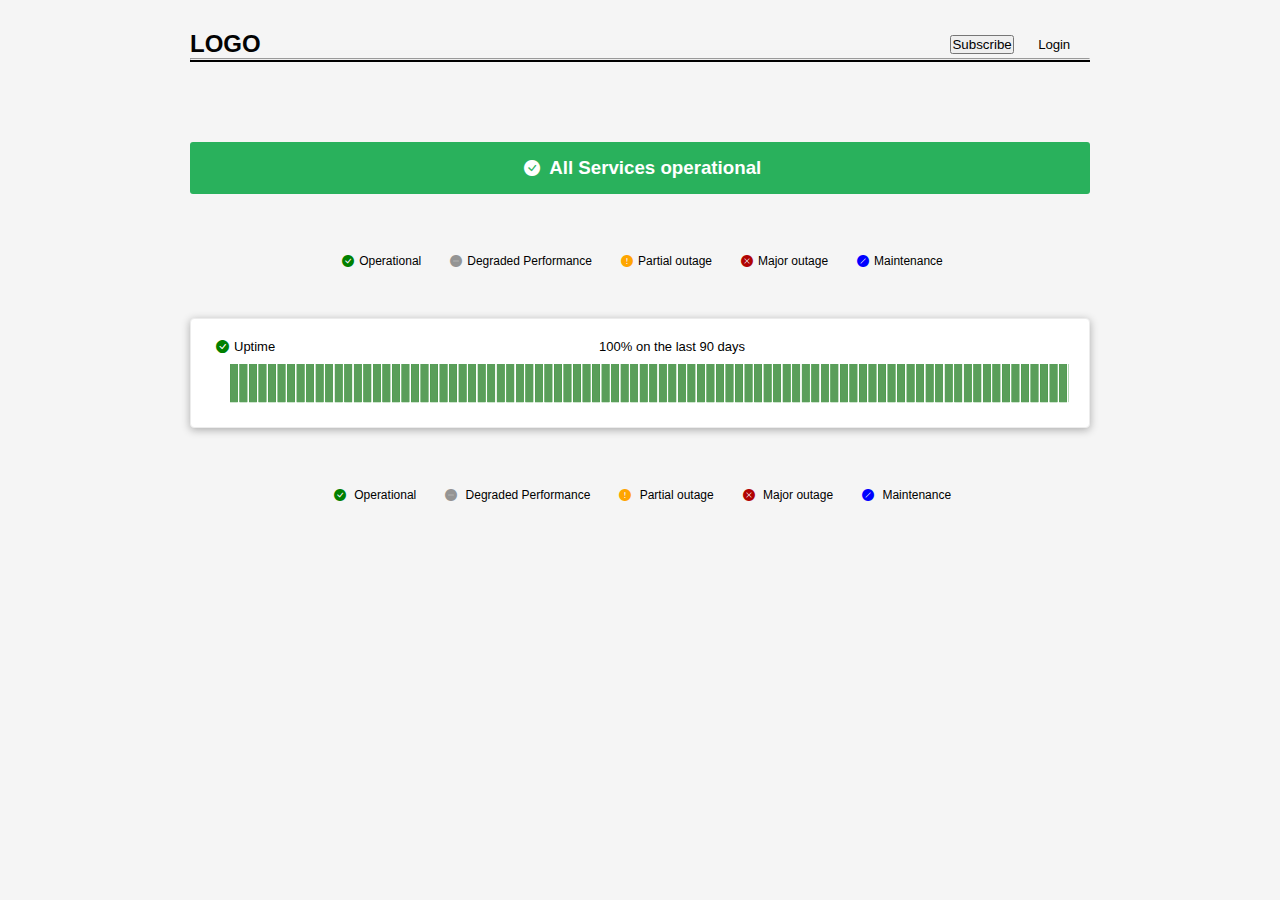
<file: index.html>
<!DOCTYPE html>
<html lang="en">
  <head>
    <meta charset="UTF-8" />
    <meta name="viewport" content="width=device-width, initial-scale=1.0" />
    <title>Status Uptime</title>
    <link rel="stylesheet" href="style.css" />
    <link
      rel="stylesheet"
      href="https://cdn.jsdelivr.net/npm/bootstrap-icons@1.3.0/font/bootstrap-icons.css"
    />
  </head>
  <body>
    <main class="container">
      <header>
        <a href="#" class="logo">
          <h2>LOGO</h2>
        </a>
        <div class="navigation" id="nav">
          <ul class="nav-items">
            <a href="#"><button class="nav-btn">Subscribe</button></a>
            <li><a href="#">Login</a></li>
          </ul>
        </div>
        <div class="nav-menu-btn"></div>
      </header>
      <div class="line"><hr /></div>

      <section class="main_status">
        <div class="status">
          <i class="bi not bi-check-circle-fill"></i>
          <h3>All Services operational</h3>
        </div>
      </section>
      <section class="logo-section">
        <div class="logos">
          <span> <i class="bi bi-check-circle-fill"></i>Operational </span>
          <span
            ><i class="bi bi-dash-circle-fill"></i>Degraded Performance</span
          >
          <span>
            <i class="bi bi-exclamation-circle-fill"></i>Partial outage</span
          >
          <span><i class="bi bi-x-circle-fill"></i>Major outage</span>
          <span> <i class="bi bi-slash-circle-fill"></i>Maintenance</span>
        </div>
      </section>
      <div class="operationalContainer">
        <div class="componentt">
          <div class="component_header">
            <div class="Operational component_name false" id="uptime-component">
              <div title="Uptime" class="Component__Name-sc-g3c5bz-3 kSinQj">
                <i class="bi bi-check-circle-fill"></i>Uptime
              </div>
            </div>
            <div class="history" id="uptime-history">
              100% on the last 90 days
            </div>
            <div id="uptime-data"></div>
          </div>
          <svg
            viewBox="0 0 900 42"
            preserveAspectRatio="none"
            class="BarChart__StyledSvg-sc-b8cfwu-0 iWILgR"
            id="uptime-svg"
          ></svg>
        </div>
      </div>

      <section class="logo-section">
        <div class="logos">
          <span> <i class="bi bi-check-circle-fill"></i> Operational </span>
          <span
            ><i class="bi bi-dash-circle-fill"></i> Degraded Performance</span
          >
          <span>
            <i class="bi bi-exclamation-circle-fill"></i> Partial outage</span
          >
          <span><i class="bi bi-x-circle-fill"></i> Major outage</span>
          <span> <i class="bi bi-slash-circle-fill"></i> Maintenance</span>
        </div>
      </section>
    </main>

    <script src="script.js"></script>
  </body>
</html>
</file>
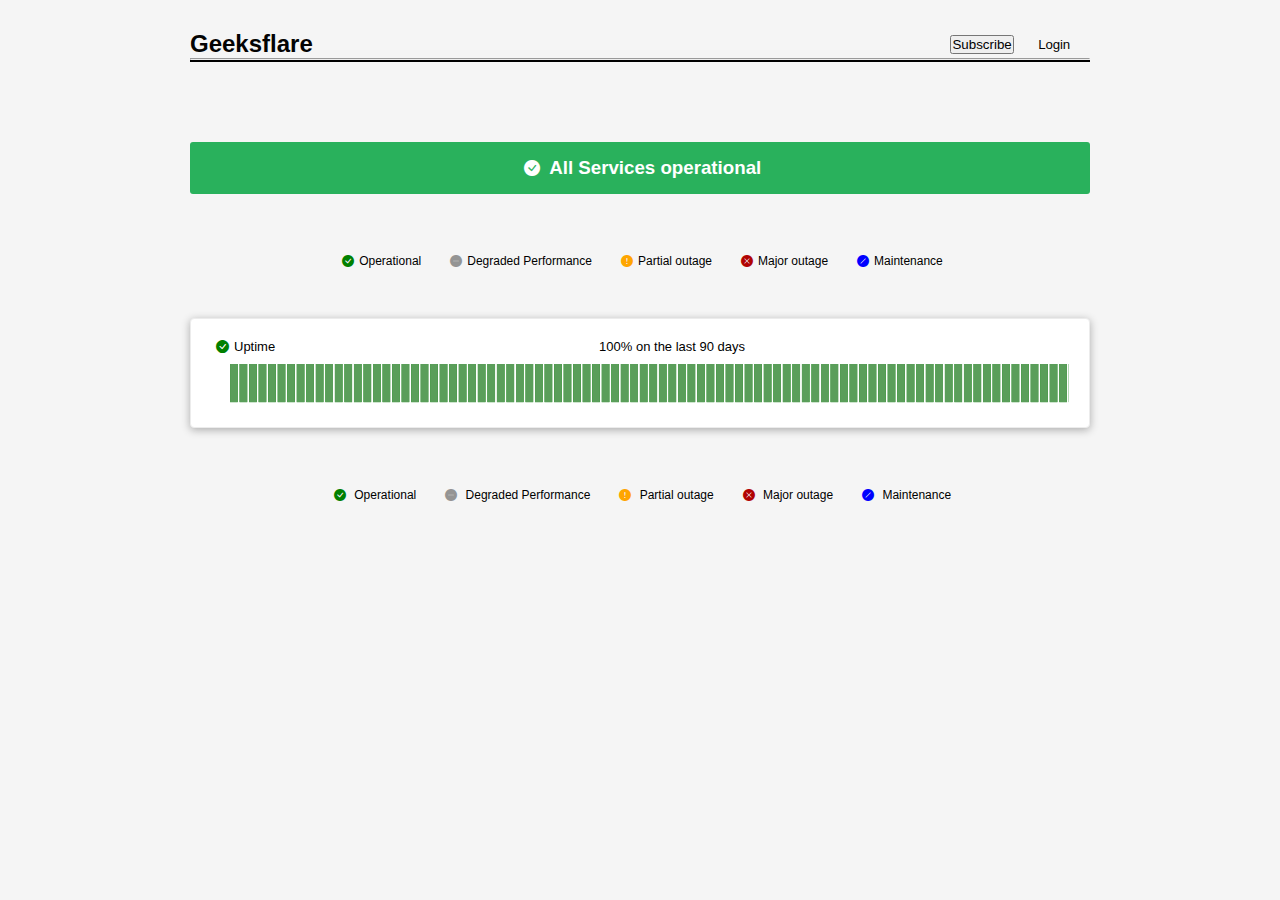
<file: uptime/index.html>
<!DOCTYPE html>
<html lang="en">
  <head>
    <meta charset="UTF-8" />
    <meta name="viewport" content="width=device-width, initial-scale=1.0" />
    <title>Status Uptime</title>
    <link rel="stylesheet" href="style.css" />
    <link
      rel="stylesheet"
      href="https://cdn.jsdelivr.net/npm/bootstrap-icons@1.3.0/font/bootstrap-icons.css"
    />
  </head>
  <body>
    <main class="container">
      <header>
        <a href="#" class="logo">
          <h2>Geeksflare</h2>
        </a>
        <div class="navigation" id="nav">
          <ul class="nav-items">
            <a href="#"><button class="nav-btn">Subscribe</button></a>
            <li><a href="#">Login</a></li>
          </ul>
        </div>
        <div class="nav-menu-btn"></div>
      </header>
      <div class="line"><hr></div>

      <section class="main_status">
        <div class="status">
          <i class="bi not bi-check-circle-fill"></i>
          <h3>All Services operational</h3>
        </div>
      </section>
      <section class="logo-section">
        <div class="logos">
          <span> <i class="bi bi-check-circle-fill"></i>Operational </span>
          <span
            ><i class="bi bi-dash-circle-fill"></i>Degraded Performance</span
          >
          <span>
            <i class="bi bi-exclamation-circle-fill"></i>Partial outage</span
          >
          <span><i class="bi bi-x-circle-fill"></i>Major outage</span>
          <span> <i class="bi bi-slash-circle-fill"></i>Maintenance</span>
        </div>
      </section>
      <div class="operationalContainer">
        <div class="componentt">
          <div class="component_header">
            <div class="Operational component_name false" id="uptime-component">
              <div title="Uptime" class="Component__Name-sc-g3c5bz-3 kSinQj">
                <i class="bi bi-check-circle-fill"></i>Uptime
              </div>
            </div>
            <div class="history" id="uptime-history">
              100% on the last 90 days
            </div>
            <div  id="uptime-data">
            </div>
          </div>
          <svg
            viewBox="0 0 900 42"
            preserveAspectRatio="none"
            class="BarChart__StyledSvg-sc-b8cfwu-0 iWILgR"
            id="uptime-svg"
          ></svg>
        </div>
      </div>

      <section class="logo-section">
        <div class="logos">
          <span> <i class="bi bi-check-circle-fill"></i> Operational </span>
          <span
            ><i class="bi bi-dash-circle-fill"></i> Degraded Performance</span
          >
          <span>
            <i class="bi bi-exclamation-circle-fill"></i> Partial outage</span
          >
          <span><i class="bi bi-x-circle-fill"></i> Major outage</span>
          <span> <i class="bi bi-slash-circle-fill"></i> Maintenance</span>
        </div>
      </section>
    </main>

    <script>
      function getFormattedDate() {
        const now = new Date();
        const year = now.getFullYear();
        const month = String(now.getMonth() + 1).padStart(2, "0");
        const day = String(now.getDate()).padStart(2, "0");
        return `${year}-${month}-${day}`;
      }

      function updateRectangles() {
        const svg = document.getElementById("uptime-svg");

        const existingRectangles = svg.querySelectorAll(".green");
        existingRectangles.forEach((rect) => {
          svg.removeChild(rect);
        });

        // Create new rect elements
        for (let i = 2; i <= 90; i++) {
          const rect = document.createElementNS(
            "http://www.w3.org/2000/svg",
            "rect"
          );
          rect.setAttribute("class", "green");
          rect.setAttribute("x", i * 10);
          rect.setAttribute("width", "8");
          rect.setAttribute("fill", "green");
          rect.setAttribute("height", "40px");
          rect.setAttribute("id", `${i}-1694160939688-tooltip`);
          svg.appendChild(rect);
        }
      }

      const svg = document.getElementById("uptime-svg");
      svg.addEventListener("mouseover", function (event) {
        const target = event.target;
        if (target.classList.contains("green")) {
          const rectId = target.getAttribute("id");
          const date = getFormattedDate();
          const history = document.getElementById("uptime-data");
          history.textContent = `${date} `;
        }
      });

      updateRectangles();
    </script>

    <script>
      const svg_2 = document.querySelector("svg");

      for (let i = 2; i <= 90; i++) {
        const rect = document.createElementNS(
          "http://www.w3.org/2000/svg",
          "rect"
        );
        rect.setAttribute("class", "green");
        rect.setAttribute("x", i * 10);
        rect.setAttribute("width", "8");
        rect.setAttribute("height", "40px");
        rect.setAttribute("id", `${i}-1694160939688-tooltip`);
        svg.appendChild(rect);
      }
    </script>
  </body>
</html>
</file>
<file: style.css>
body {
  box-sizing: border-box;
  font-family:'Segoe UI', Tahoma, Geneva, Verdana, sans-serif;
  background:whitesmoke;
}



* {
  margin: 0;
  padding: 0;
}

.container {
  display: grid;
  max-width: 900px;
  max-height: 5340px;
  margin: 0 auto;
  grid-gap: 0;
}
header {
  display: flex;
  margin-top: 30px;
}

.navigation {
  display: flex;
  justify-content: flex-end;
  align-items: center;
  vertical-align: middle;
  width: 100%;
}

.nav-items li {
  display: inline-block;
  padding: 0 20px;
}
.nav-items a {
  font-family: "Inter", sans-serif;
  font-style: normal;
  font-weight: 400;
  font-size: 0.83rem;
  line-height: 1rem;
  letter-spacing: -0.01em;
  color: #030303;
  transition: 0.2s ease;
  text-decoration: none;
}

.line{
  border-bottom: 2px solid black;

}

.logo {
  font-style: normal;
  color: #030303;
  text-decoration: none;
}

.main_status {
  align-items: center;
  display: flex;
  justify-content: center;
  margin-top: 80px;
}

.status {
  background-color: lightgreen;
  width: 100%;
  border-radius: 3px;
  text-align: center;
  padding: 15px 10px;
  background: rgb(41, 177, 92);
  color: #fff;
}

.status > * {
  display: inline;
}


.logo-section{
  margin: 0 auto;
  display: flex;
  align-items: center;
  justify-content: center;
  flex-direction: row;
}
.logos {
  margin-top: 60px;
  display: flex;
  align-items: center;
  font-size: 12px;
 
}
.logos > span{
  padding: 0 12px;
}
.operationalContainer {
  margin-top: 50px;
  background: rgb(255, 255, 255);
  border: 1px solid rgb(236, 236, 236);
  box-sizing: border-box;
  box-shadow: rgba(0, 0, 0, 0.3) 0px 2px 8px;
  border-radius: 4px;
  font-size: 13px;
  padding: 20px;
}

.component_header {
  display: flex;
  justify-content: space-between;
  align-items: center;
}

svg {
  margin-top: 10px;
}

.bi-check-circle-fill:not(.not) {
  color: green;
}
.bi-x-circle-fill {
  color: rgb(177, 3, 3);
}
.bi-dash-circle-fill {
  color: #949494;
}
.bi-exclamation-circle-fill {
  color: orange;
}
.bi-slash-circle-fill {
  color: blue;
}

.bi {
  padding: 0px 5px;
}

svg > *{
  cursor: pointer;
  background-color: #030303;
  margin: 0 14px;
}

#uptime-svg{

 fill: rgb(90, 158, 90);
}

#uptime-svg > *:hover{
  fill: green;
}
</file>
<file: uptime/style.css>
body {
  box-sizing: border-box;
  font-family:'Segoe UI', Tahoma, Geneva, Verdana, sans-serif;
  background:whitesmoke;
}



* {
  margin: 0;
  padding: 0;
}

.container {
  display: grid;
  max-width: 900px;
  max-height: 5340px;
  margin: 0 auto;
  grid-gap: 0;
}
header {
  display: flex;
  margin-top: 30px;
}

.navigation {
  display: flex;
  justify-content: flex-end;
  align-items: center;
  vertical-align: middle;
  width: 100%;
}

.nav-items li {
  display: inline-block;
  padding: 0 20px;
}
.nav-items a {
  font-family: "Inter", sans-serif;
  font-style: normal;
  font-weight: 400;
  font-size: 0.83rem;
  line-height: 1rem;
  letter-spacing: -0.01em;
  color: #030303;
  transition: 0.2s ease;
  text-decoration: none;
}

.line{
  border-bottom: 2px solid black;

}

.logo {
  font-style: normal;
  color: #030303;
  text-decoration: none;
}

.main_status {
  align-items: center;
  display: flex;
  justify-content: center;
  margin-top: 80px;
}

.status {
  background-color: lightgreen;
  width: 100%;
  border-radius: 3px;
  text-align: center;
  padding: 15px 10px;
  background: rgb(41, 177, 92);
  color: #fff;
}

.status > * {
  display: inline;
}


.logo-section{
  margin: 0 auto;
  display: flex;
  align-items: center;
  justify-content: center;
  flex-direction: row;
}
.logos {
  margin-top: 60px;
  display: flex;
  align-items: center;
  font-size: 12px;
 
}
.logos > span{
  padding: 0 12px;
}
.operationalContainer {
  margin-top: 50px;
  background: rgb(255, 255, 255);
  border: 1px solid rgb(236, 236, 236);
  box-sizing: border-box;
  box-shadow: rgba(0, 0, 0, 0.3) 0px 2px 8px;
  border-radius: 4px;
  font-size: 13px;
  padding: 20px;
}

.component_header {
  display: flex;
  justify-content: space-between;
  align-items: center;
}

svg {
  margin-top: 10px;
}

.bi-check-circle-fill:not(.not) {
  color: green;
}
.bi-x-circle-fill {
  color: rgb(177, 3, 3);
}
.bi-dash-circle-fill {
  color: #949494;
}
.bi-exclamation-circle-fill {
  color: orange;
}
.bi-slash-circle-fill {
  color: blue;
}

.bi {
  padding: 0px 5px;
}

svg > *{
  cursor: pointer;
  background-color: #030303;
  margin: 0 14px;
}

#uptime-svg{

 fill: rgb(90, 158, 90);
}

#uptime-svg > *:hover{
  fill: green;
}
</file>
